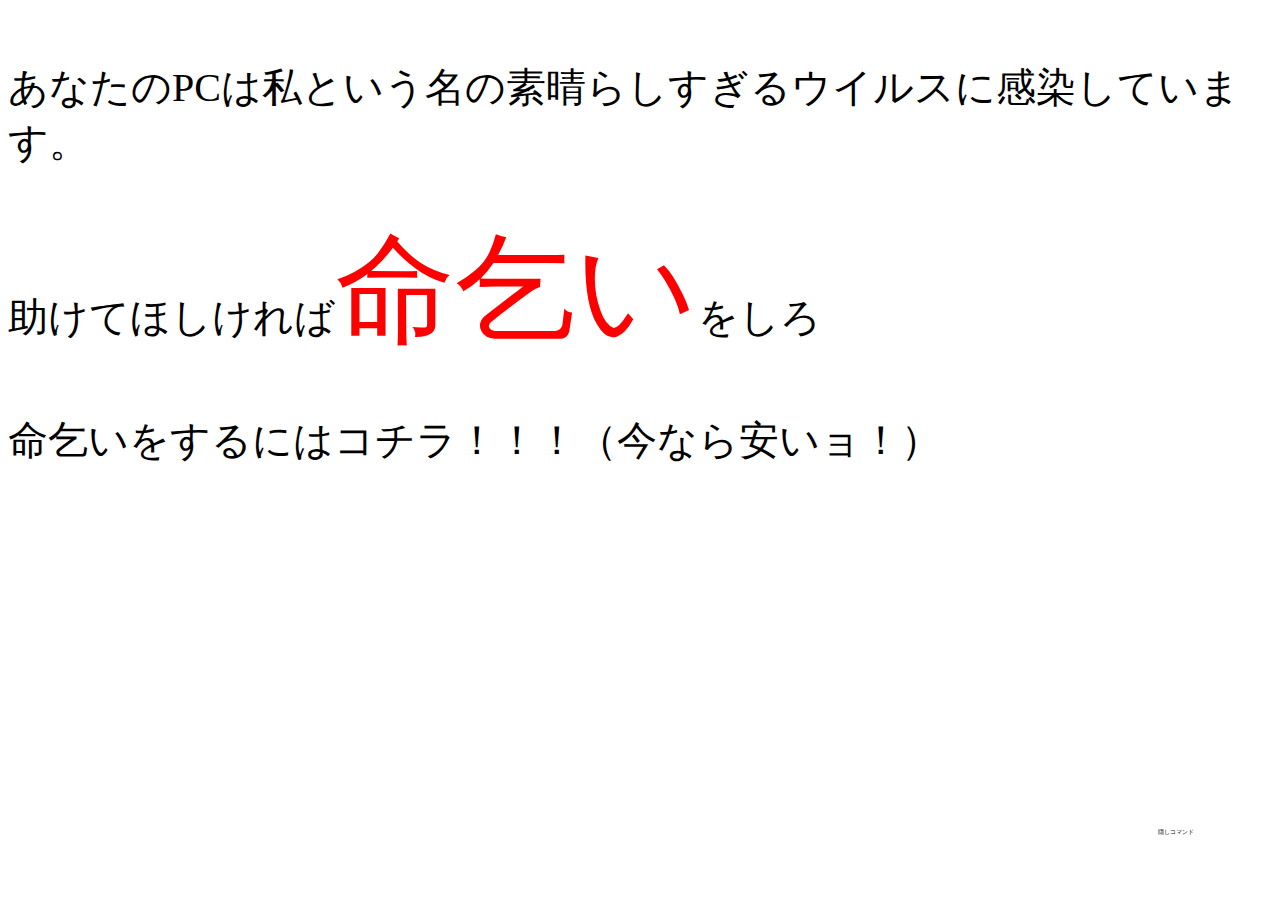
<file: index.html>
<!DOCTYPE html>
<html>
    <head>
        <meta charset="UTF-8">
        <link rel="stylesheet" href="base.css">
        <title>
            !!!DANGER!!!
        </title>
    </head>
    <body>
        <p class="houkoku">
            あなたのPCは私という名の素晴らしすぎるウイルスに感染しています。
        </p>
        <p class="inoti">
            助けてほしければ<span><a href="https://w.atwiki.jp/aniwotawiki/pages/32022.html" class="goi">命乞い</a></span>をしろ
        </p>
        <a href="inotigoi.html" class="inotigoi">
            命乞いをするにはコチラ！！！（今なら安いョ！）
        </a>
        <p>
            <a href="kakuninn.html" class="command">
                隠しコマンド
            </a>
        </p>
    </body>
</html>
</file>
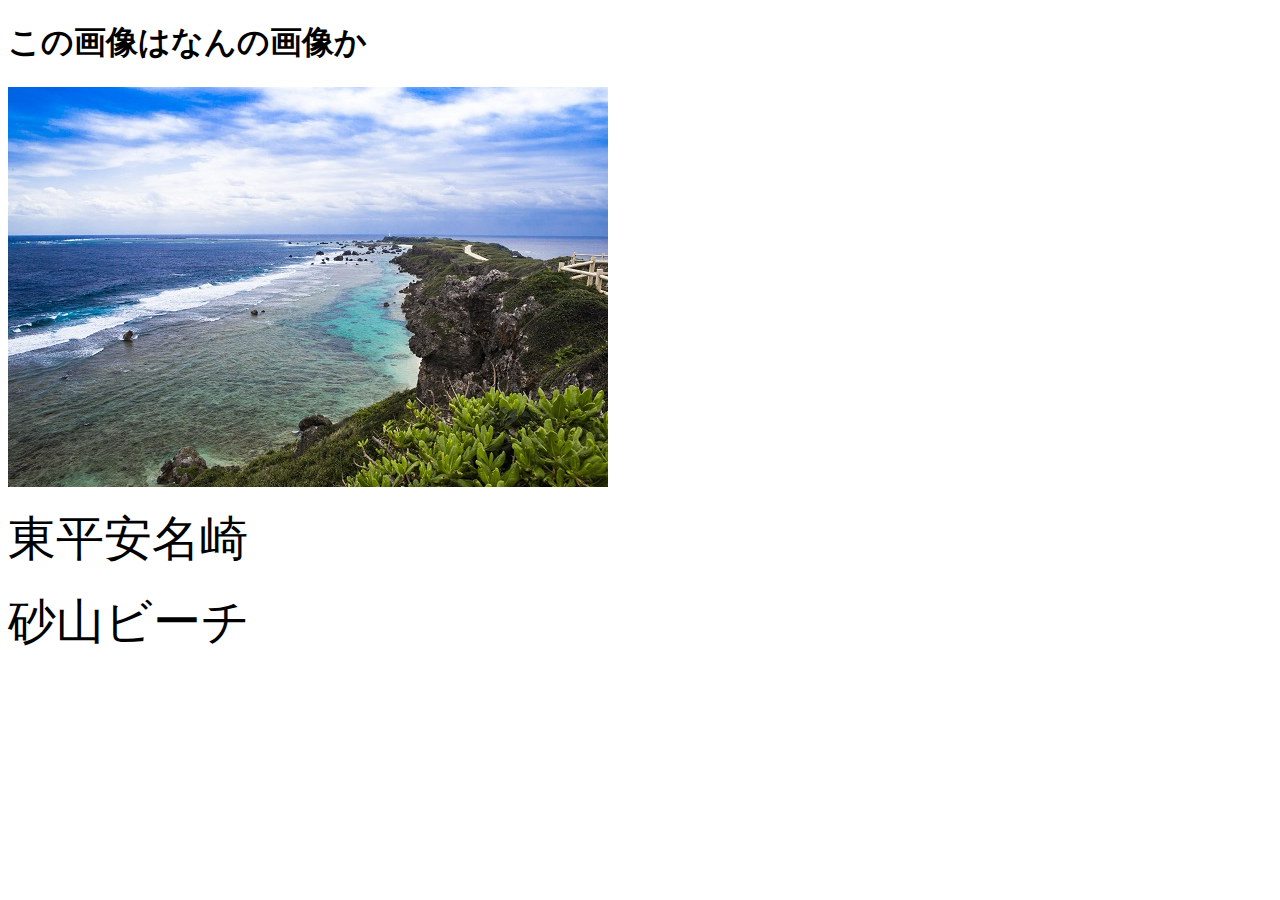
<file: 1mon.html>
<!DOCTYPE html>
<html>
    <head>
        <meta charset="UTF-8">
        <link rel="stylesheet" href="1mon.css">
        <title>
            第1問
        </title>
    </head>
    <body>
        <h1>
            この画像はなんの画像か
        </h1>
        <p><img src="article_art001265_8.jpg"></p>
        <a href="2mon.html" class="a">
            東平安名崎
        </a>
        <h3>
            
        </h3>
        <a href="quiz.html" class="a">
            砂山ビーチ
        </a>
    </body>
</html>
</file>
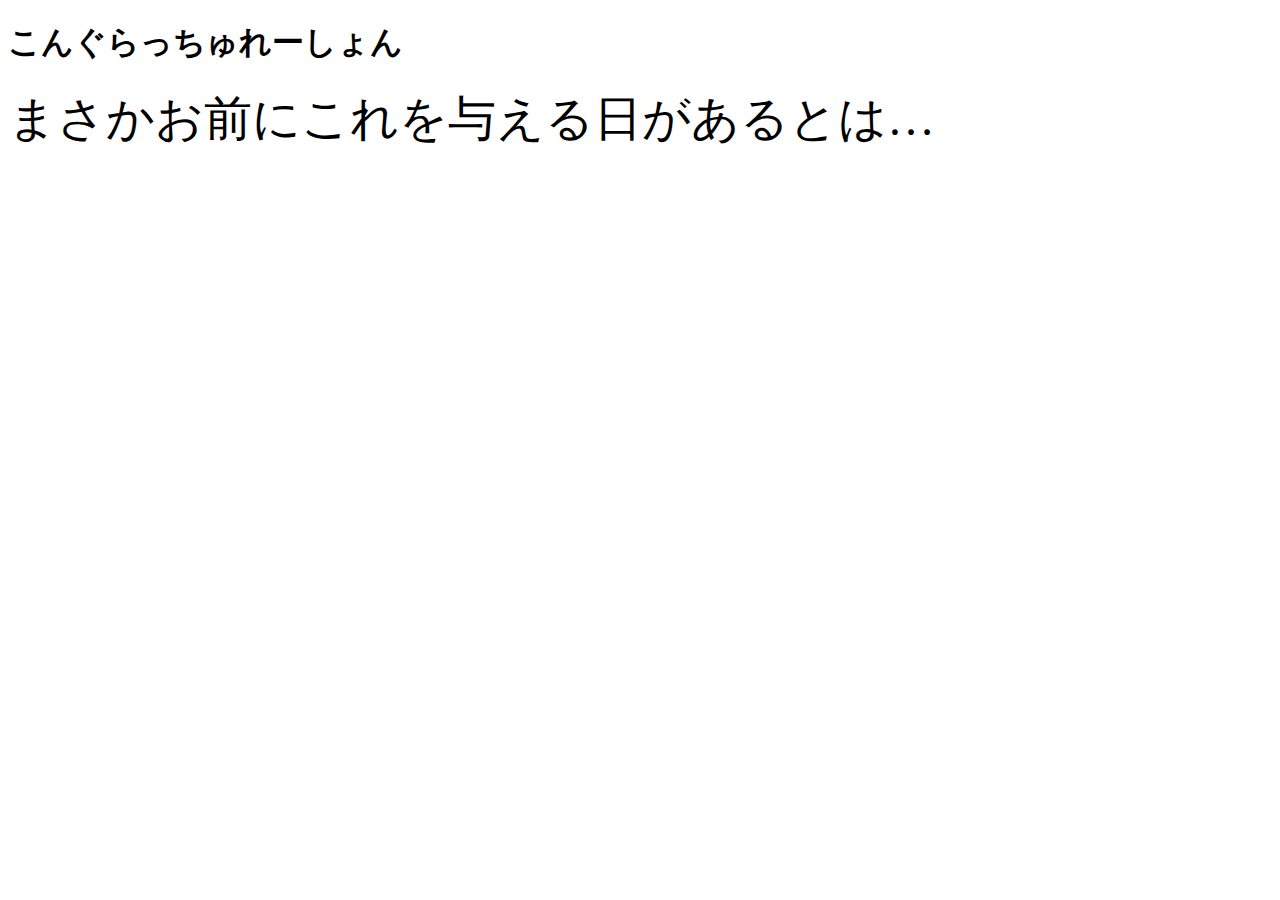
<file: 2mon.html>
<!DOCTYPE html>
<html>
    <head>
        <meta charset="UTF-8">
        <link rel="stylesheet" href="2mon.css">
        <title>
            第2問
        </title>
    </head>
    <body>
        <h1>
            こんぐらっちゅれーしょん
        </h1>
        <p>
            <a href="index.html" class="ahya">
                まさかお前にこれを与える日があるとは…
            </a>
        </p>
    </body>
</html>
</file>
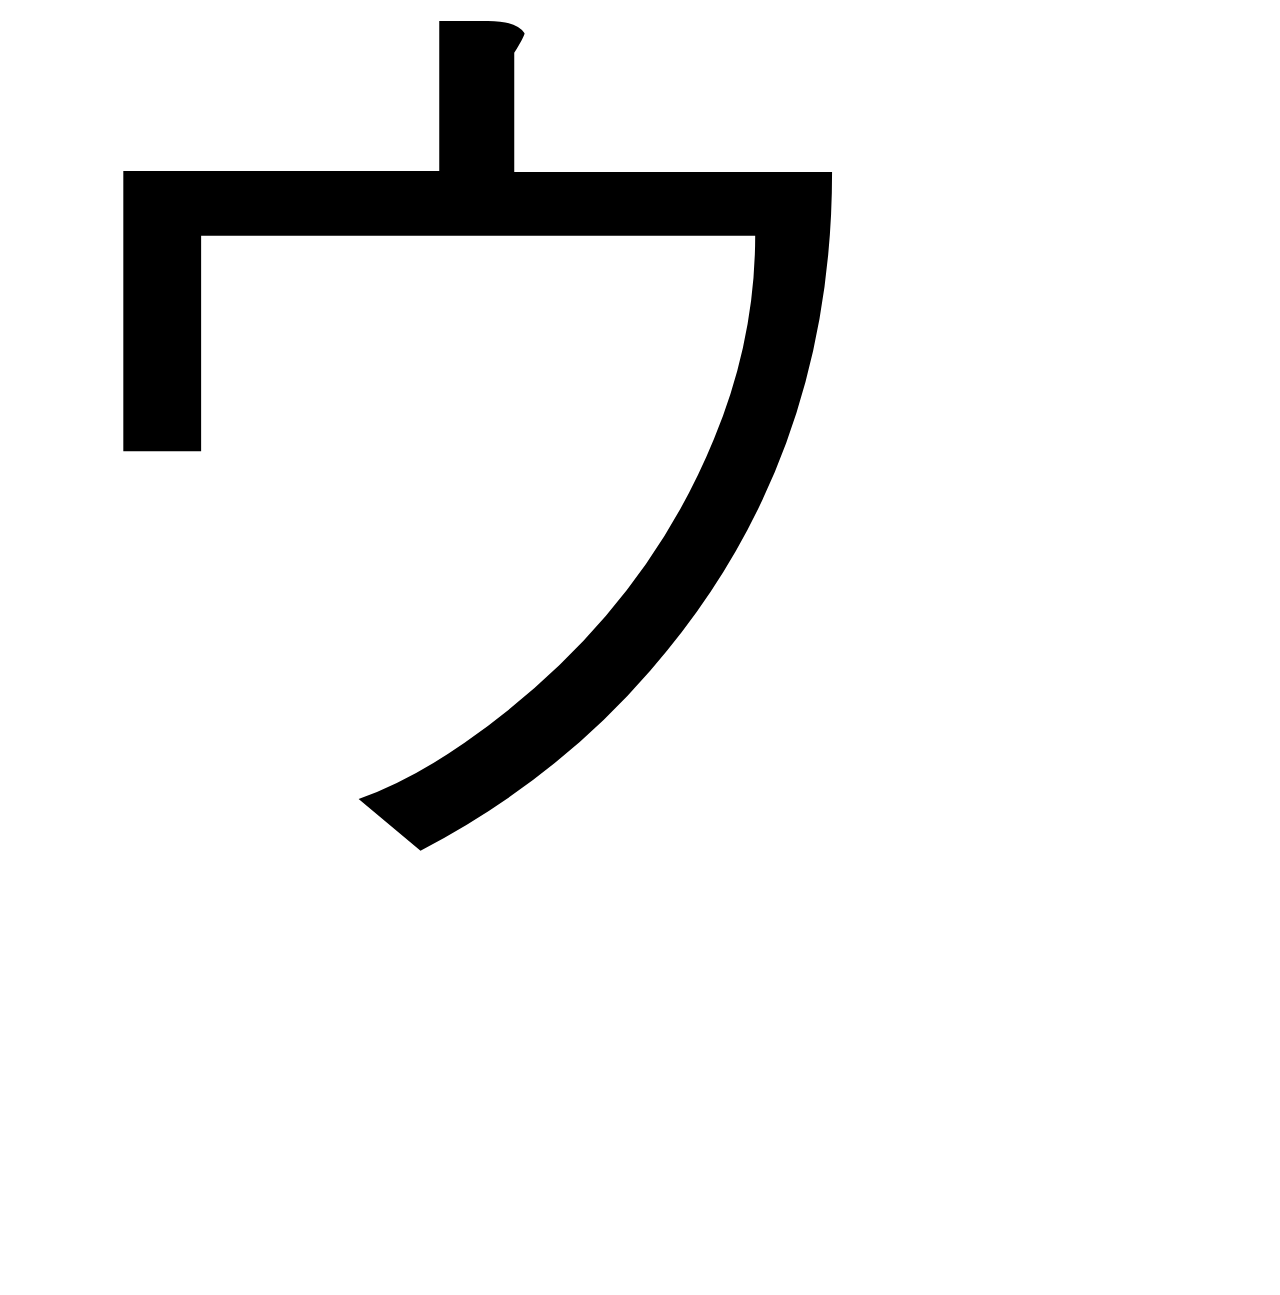
<file: ahya.html>
<!DOCTYPE html>
<html>
    <head>
        <meta charset="UTF-8">
        <link rel="stylesheet" href="ahya.css">
        <title>
            ウ
        </title>
    </head>
    <body>
        <p>
            <a href="i.html">ウ</a>
        </p>
    </body>
</html>
</file>
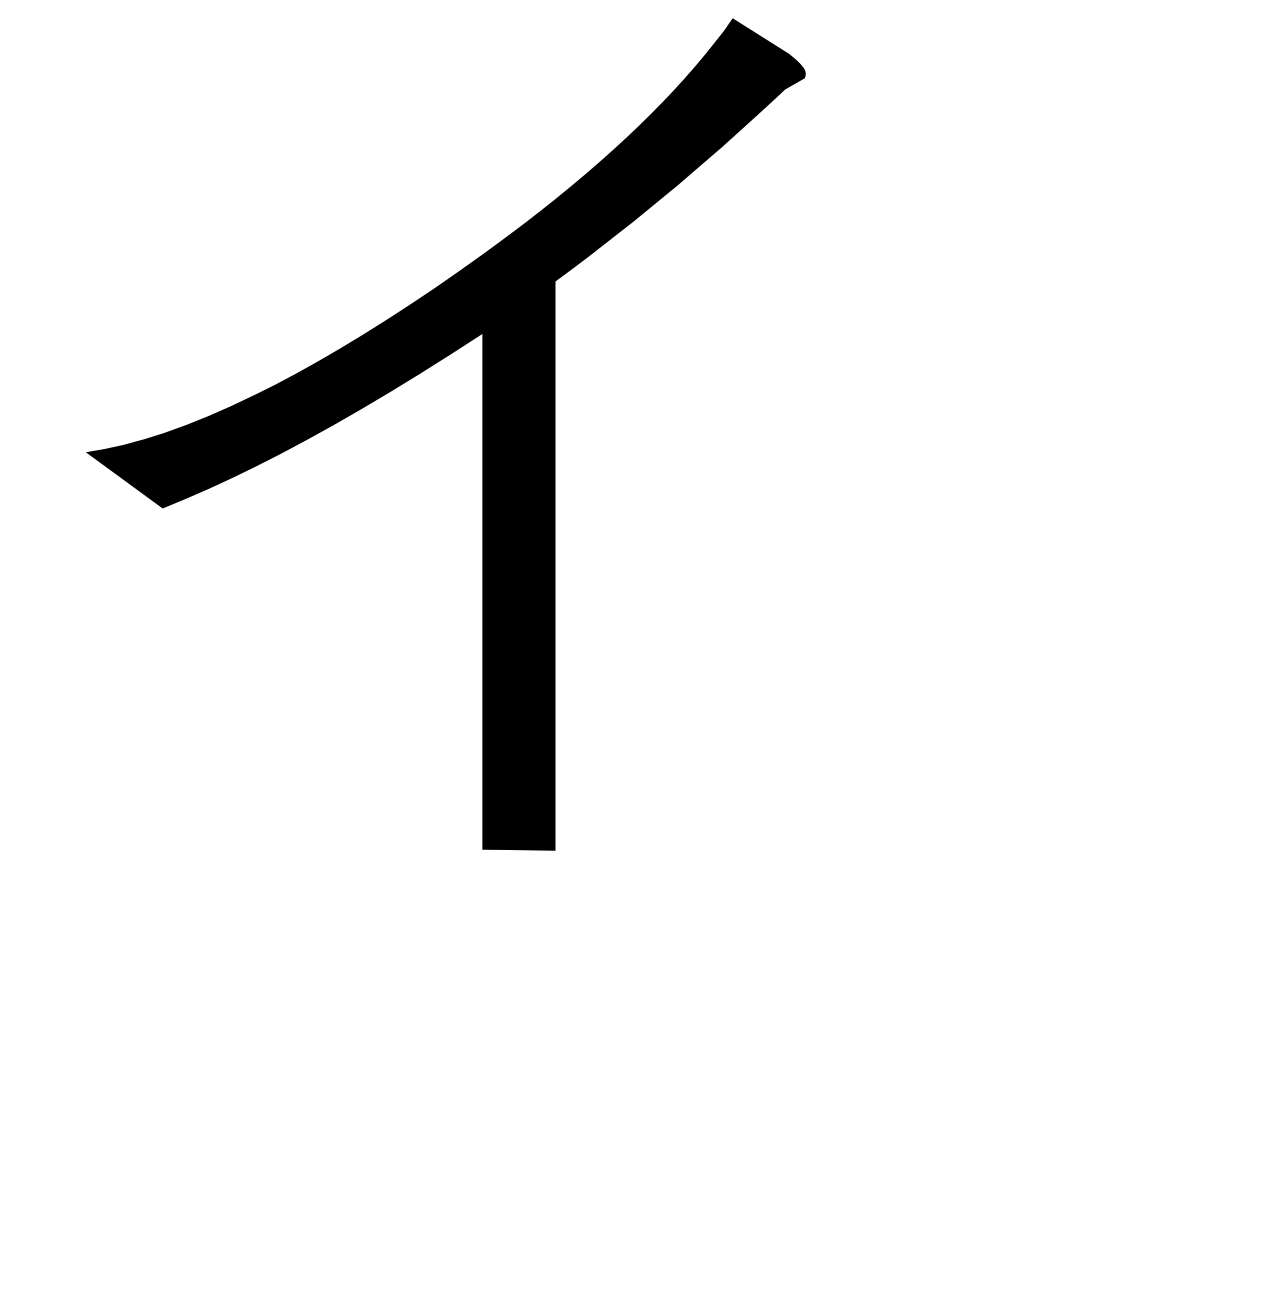
<file: i.html>
<!DOCTYPE html>
<html>
    <head>
        <meta charset="UTF-8">
        <link rel="stylesheet" href="ahya.css">
        <title>
            イ
        </title>
    </head>
    <body>
        <p>
            <a href="ru.html">イ</a>
        </p>
    </body>
</html>
</file>
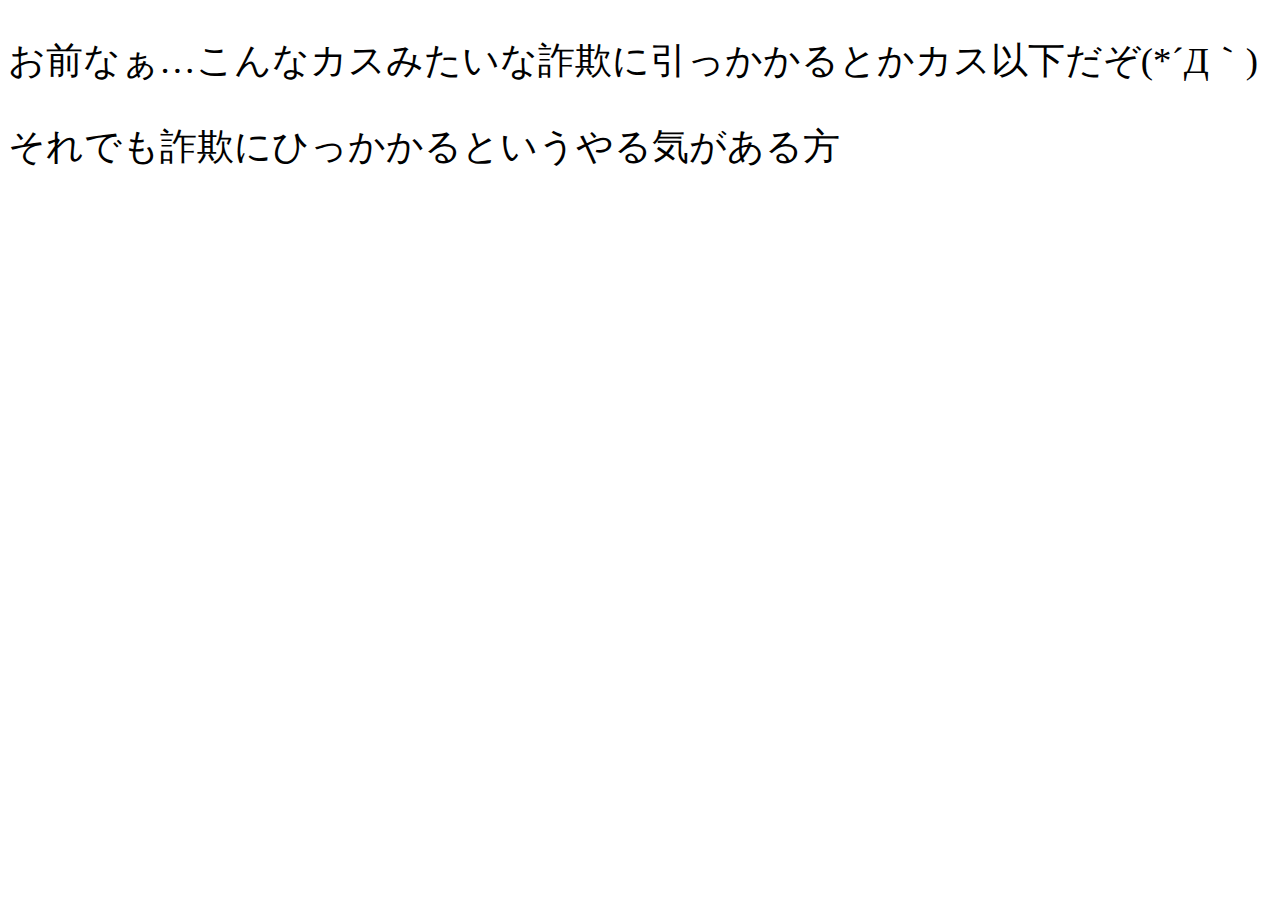
<file: inotigoi.html>
<!DOCTYPE html>
<html>
    <head>
        <meta charset="UTF-8">
        <link rel="stylesheet" href="inotigoi.css">
        <title>
            命乞い
        </title>
    </head>
    <body>
        <p class="bujoku">
            お前なぁ…こんなカスみたいな詐欺に引っかかるとかカス以下だぞ(*´Д｀)
        </p>
        <a href="sagi.html" class="sagi">
            それでも詐欺にひっかかるというやる気がある方
        </a>
    </body>
</html>
</file>
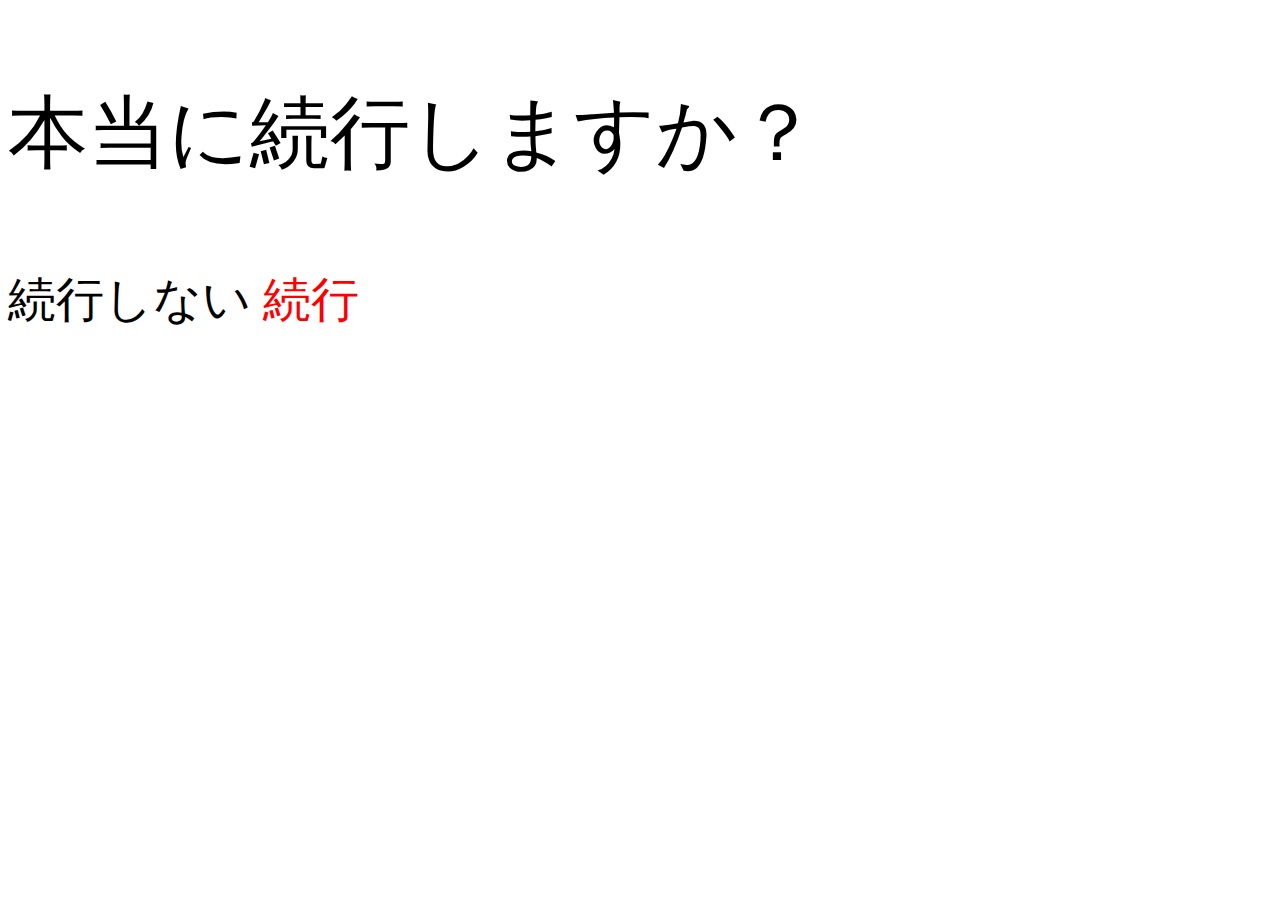
<file: kakuninn.html>
<!DOCTYPE html>
<html>
    <head>
        <meta charset="UTF-8">
        <link rel="stylesheet" href="kakuninn.css">
        <title>
            続行確認
        </title>
    </head>
    <body>
        <p class="honnbunn">
            本当に続行しますか？
        </p>
        <p class="ahya">
            <a href="quiz.html" class="no">
                続行しない
            </a> 
            <a href="ahya.html" class="zokkou">
                続行
            </a>
        </p>
    </body>
</html>
</file>
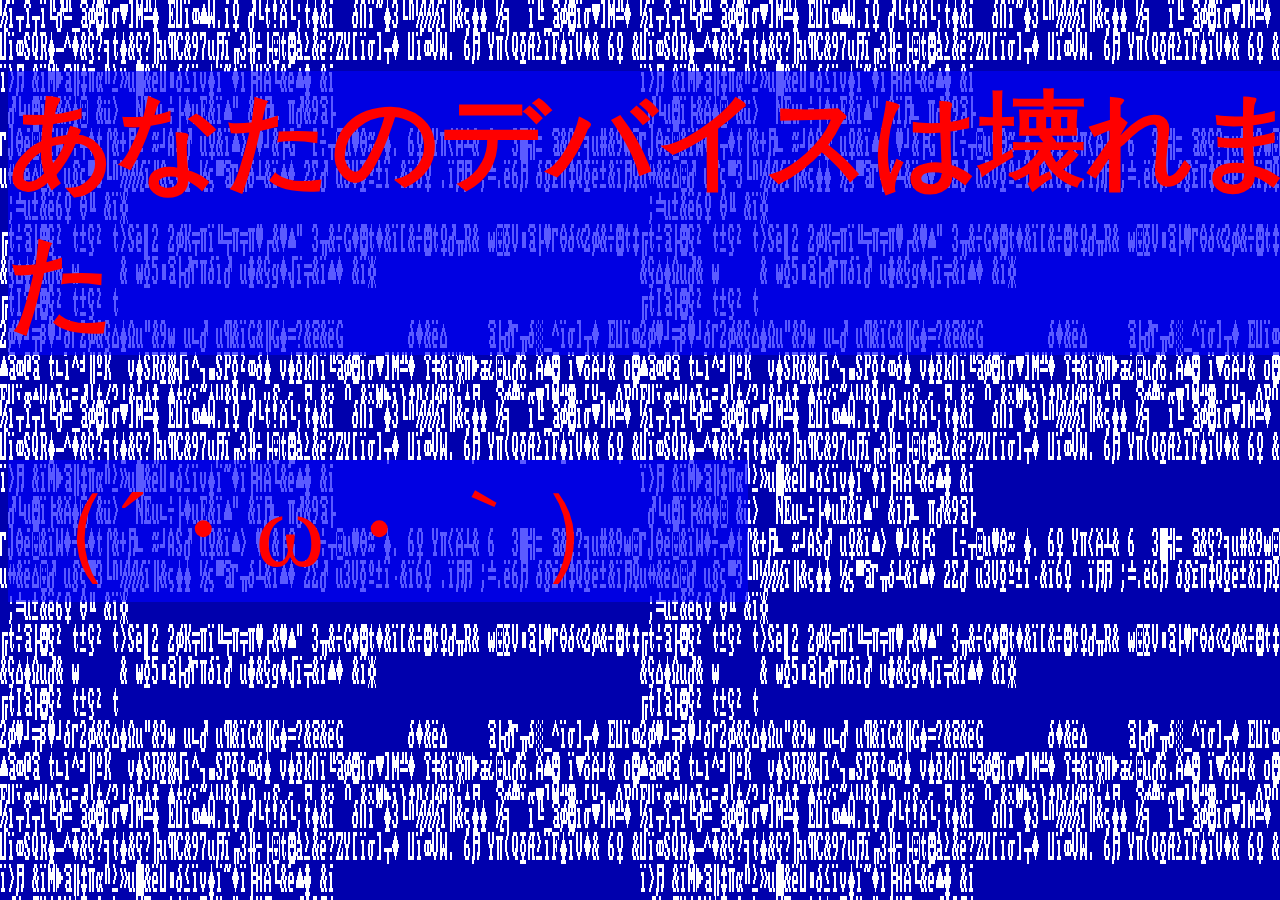
<file: kowareta.html>
<!DOCTYPE html>
<html>
    <head>
        <meta charset="UTF-8">
        <link rel="stylesheet" href="kowareta.css">
        <title>
            &$#%$##$%$%#%
        </title>
    </head>
    <body>
        <h1 class="messager">
            あなたのデバイスは壊れました
        </h1>
        <p class="message">
            （´・ω・｀）
        </p>
    </body>
</html>
</file>
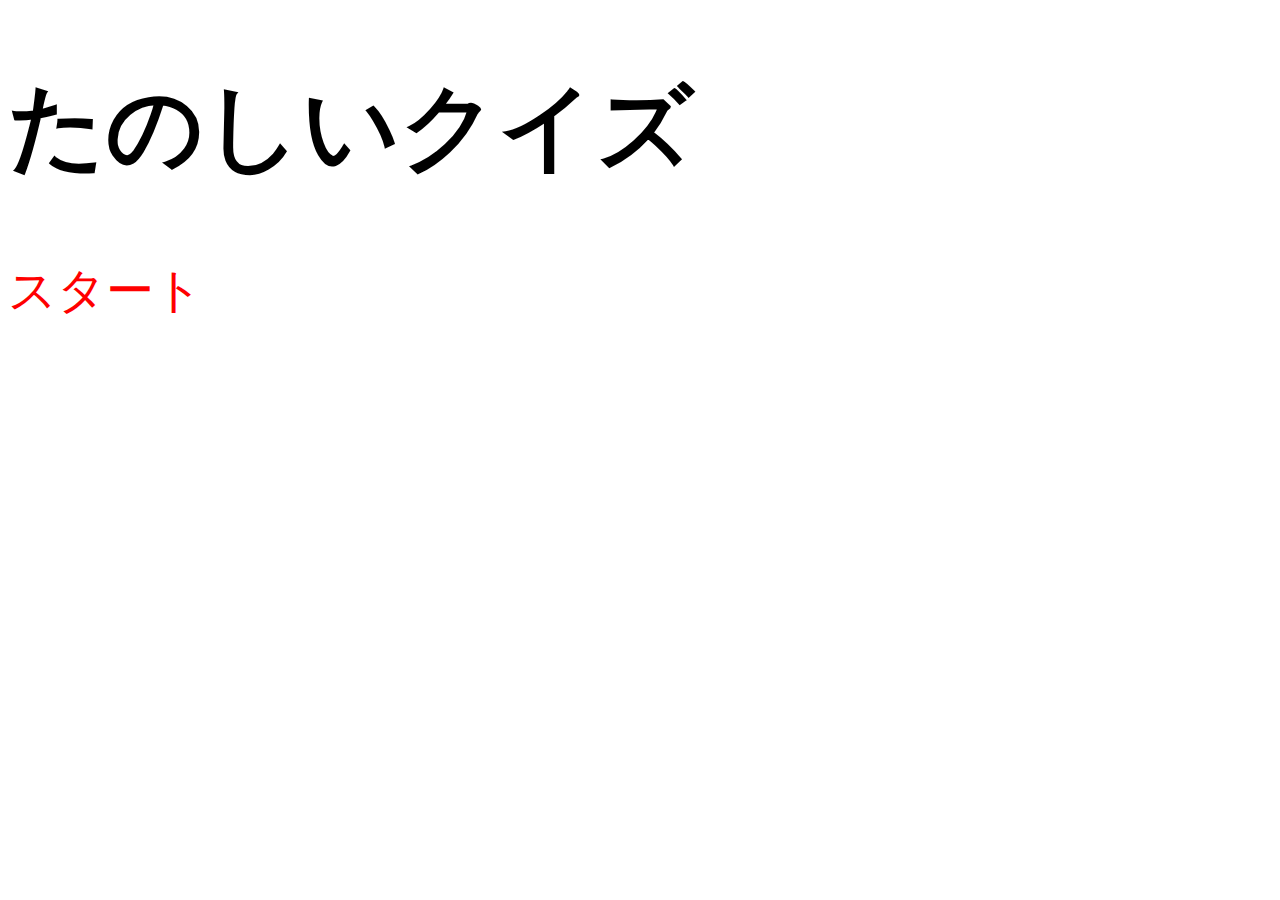
<file: quiz.html>
<!DOCTYPE html>
<html>
    <head>
        <meta charset="UTF-8">
        <link rel="stylesheet" href="quiz.css">
        <title>
            くいず
        </title>
    </head>
    <body>
        <h1>
            たのしいクイズ
        </h1>
        <p>
            <a href="1mon.html">
                スタート
            </a>
        </p>
    </body>
</html>
</file>
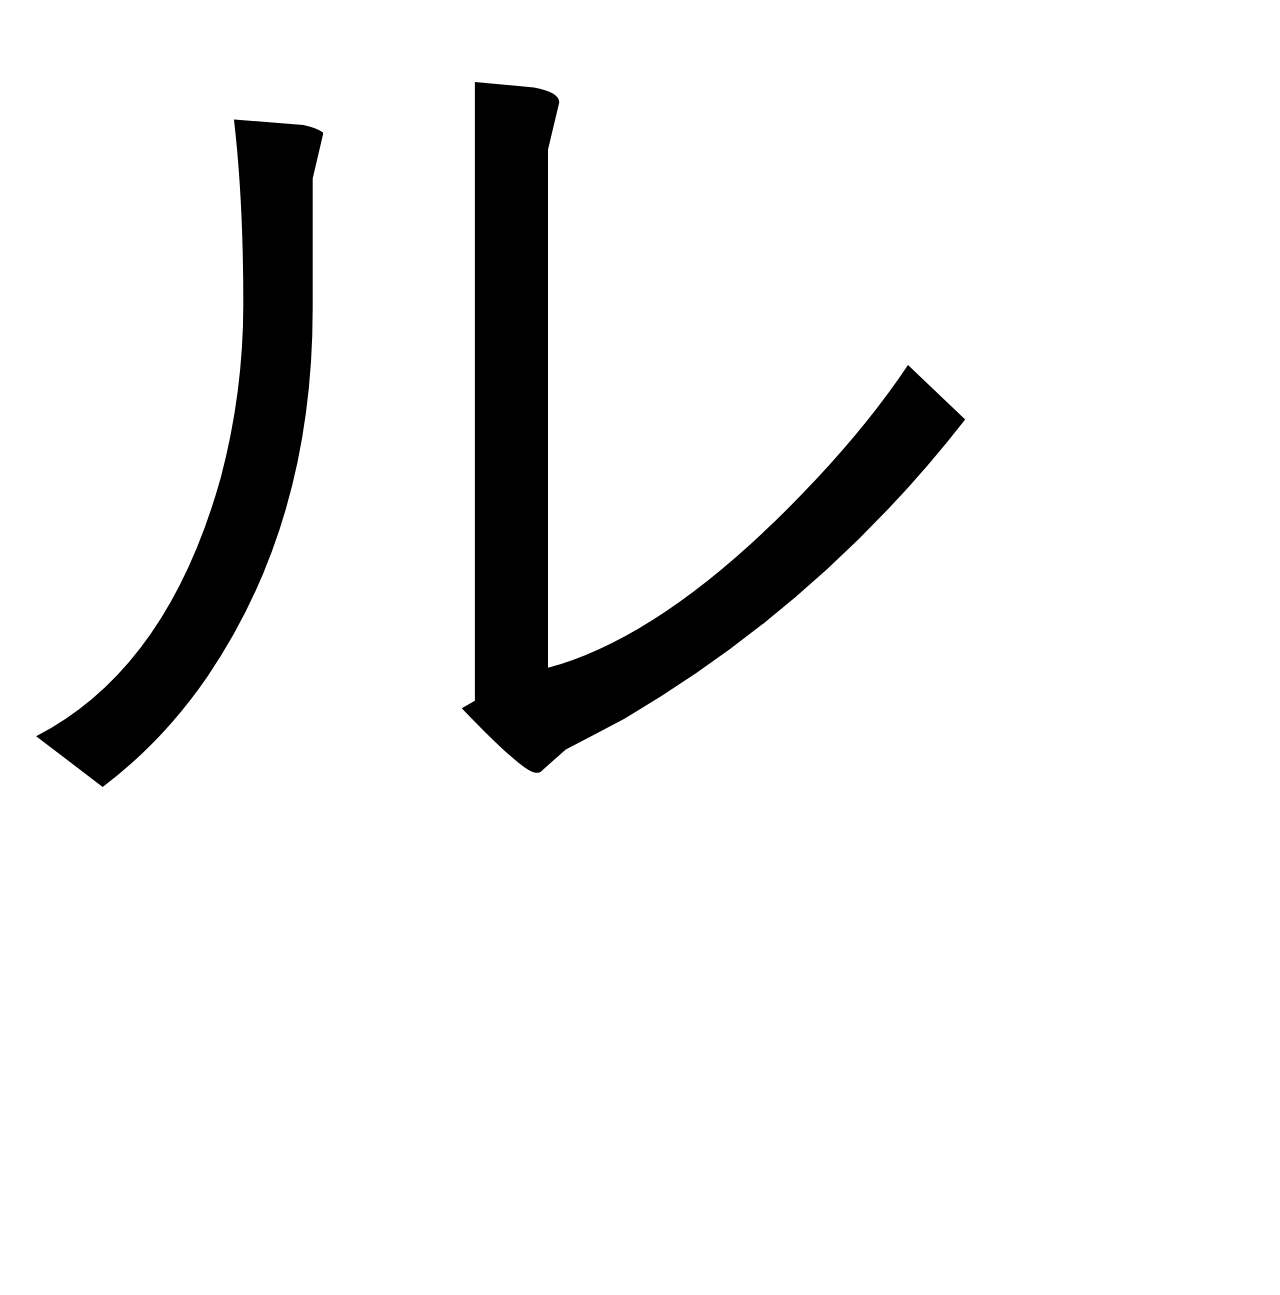
<file: ru.html>
<!DOCTYPE html>
<html>
    <head>
        <meta charset="UTF-8">
        <link rel="stylesheet" href="ahya.css">
        <title>
            ル
        </title>
    </head>
    <body>
        <p>
            <a href="su.html">ル</a>
        </p>
    </body>
</html>
</file>
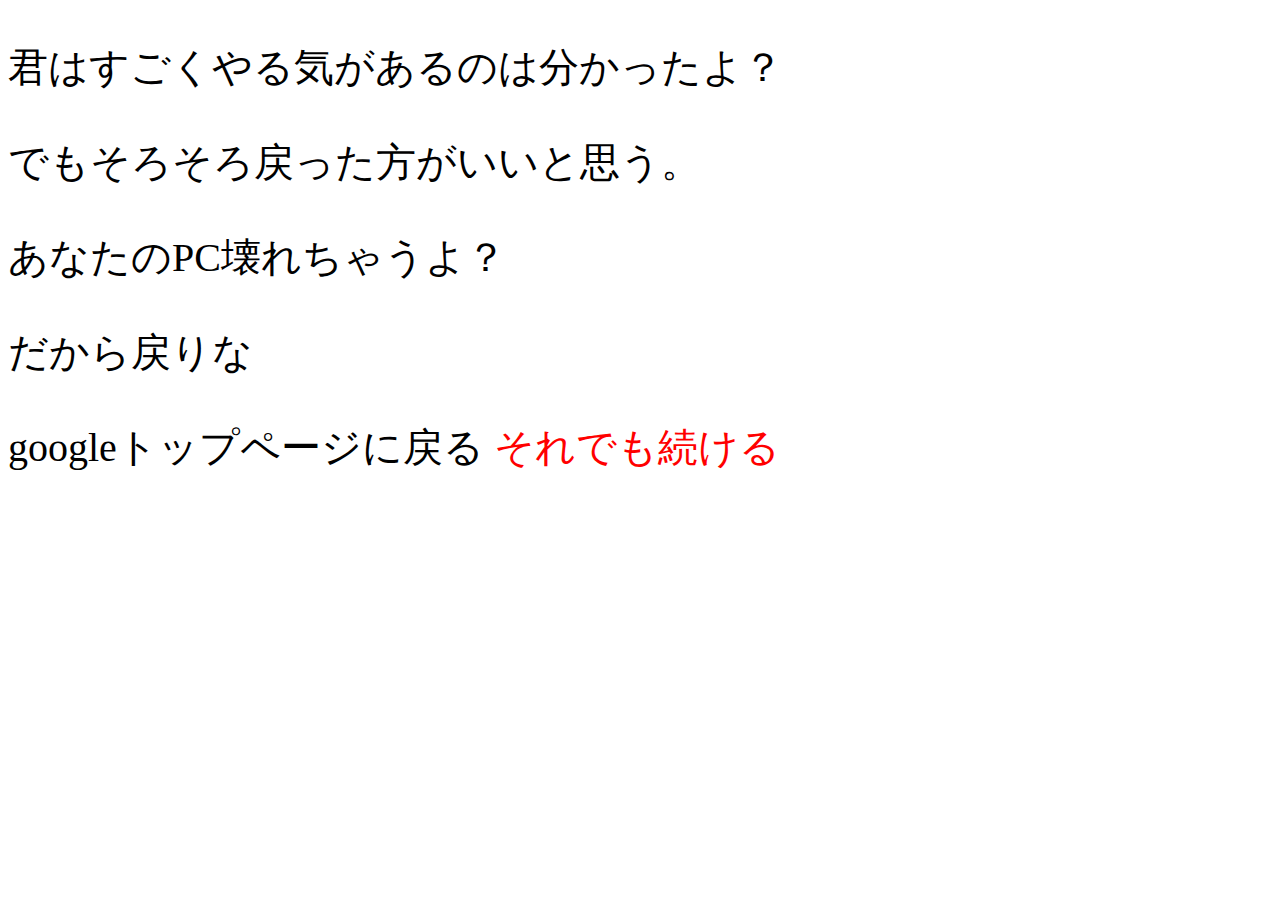
<file: sagi.html>
<!DOCTYPE html>
<html>
    <head>
        <meta charset="UTF-8">
        <link rel="stylesheet" href="sagi.css"> 
        <title>
            詐欺
        </title>
    </head>
    <body>
        <p class="syousann">
            君はすごくやる気があるのは分かったよ？
        </p>
        <p class="syousann">
            でもそろそろ戻った方がいいと思う。
        </p>
        <p class="syousann">
            あなたのPC壊れちゃうよ？
        </p>
        <p class="syousann">
            だから戻りな
        </p>
        <a href="https://google.com" class="google">
            googleトップページに戻る
        </a>
        <a href="kowareta.html" class="zokkou">
            それでも続ける
        </a>
    </body>
</html>
</file>
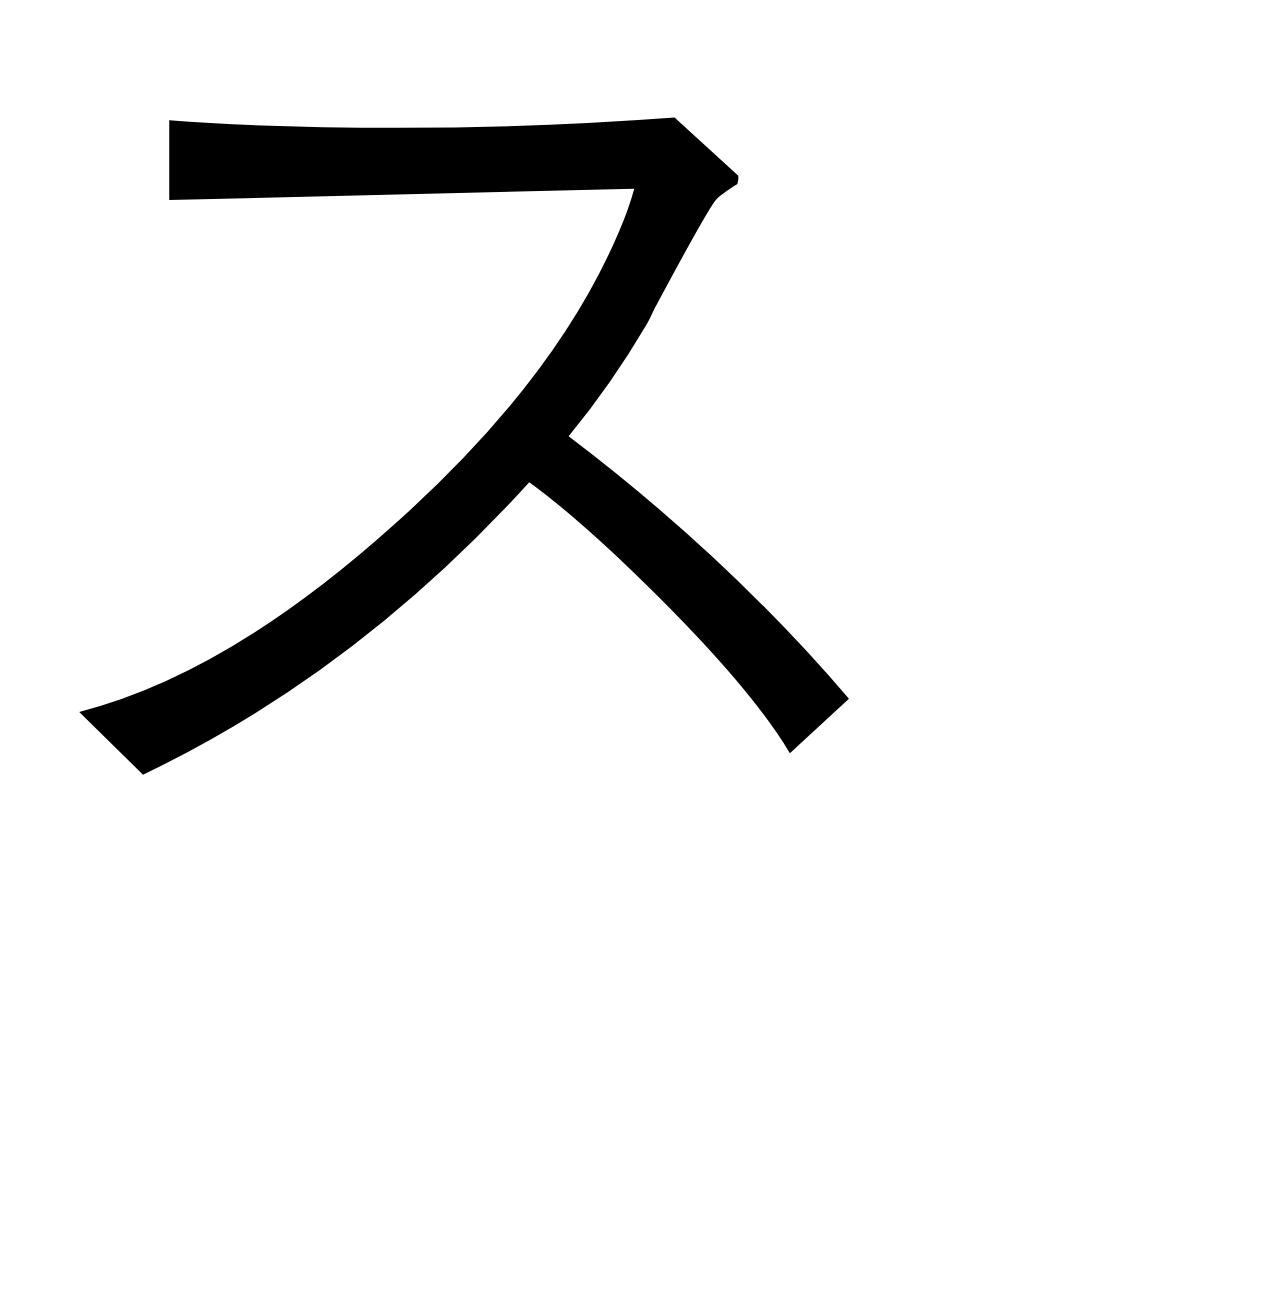
<file: su.html>
<!DOCTYPE html>
<html>
    <head>
        <meta charset="UTF-8">
        <link rel="stylesheet" href="ahya.css">
        <title>
            ス
        </title>
    </head>
    <body>
        <p>
            <a href="kowareta.html">ス</a>
        </p>
    </body>
</html>
</file>
<file: base.css>
@charset "utf-8";
.houkoku {
    font-size: 250%;
    margin-top: 60px;
    display: block;
    font-family: serif;
}
.goi {
    font-size: 300%;
    color: red;
}
.inoti {
    font-size: 250%;
    font-family: serif;
}
.inotigoi {
    font-family: serif;
    font-size: 250%;
    text-decoration: none;
    color: black;
}
.goi {
    color: red;
    text-decoration: none;
}
.command {
    font-family: serif;
    font-size: 1%;
    display: block;
    margin-top: 360px;
    margin-left: 1150px;
    text-decoration: none;
    color: black;
}
</file>
<file: 1mon.css>
@charset "utf-8";
.a {
    font-size: 300%;
    text-decoration: none;
    color: black;
    font-family: serif;

body {
    font-family: serif;
}
</file>
<file: 2mon.css>
@charset "utf-8";
.ahya {
    font-size: 300%;
    text-decoration: none;
    color: black;
    font-family: serif;
}
body {
    font-family: serif;
}
</file>
<file: ahya.css>
@charset "utf-8";
body p {
    font-size: 6000%;
    margin-top: -250px;
    margin-bottom: -10px;
    text-decoration: none;
    color: black;
}
body p a {
    text-decoration: none;
    color: black;
}
</file>
<file: inotigoi.css>
@charset "utf-8";
body {
    background-color: white;
}
.bujoku {
    font-size: 230%;
    color: black;
    font-family: serif;
}
.sagi {
    font-size: 230%;
    color: black;
    text-decoration: none;
    font-family: serif;
}
</file>
<file: kakuninn.css>
@charset "utf-8";
.honnbunn {
    font-size: 500%;
    font-family: serif;
    color: black;
}
.zokkou {
    color: red;
    text-decoration: none;
    font-size: 300%;
}
.no {
    color: black;
    text-decoration: none;
    font-size: 300%;
}
</file>
<file: kowareta.css>
@charset "utf-8";
body {
    background-image: url(BSoD_in_Windows_1.0.png);
}
.message {
    color: red;
    font-size: 660%;
    font-family: serif;
    background-color: rgba(0, 0, 255, 0.644);
    width: 740px;
}
.messager {
    color: red;
    font-size: 660%;
    font-family: serif;
    background-color: rgba(0, 0, 255, 0.644);
    width: 1500px;
}
</file>
<file: quiz.css>
@charset "utf-8";
body {
    font-size: 300%;
    color: black;
    font-family: serif;
}
body p a {
    color: red;
    text-decoration: none;
    font-family: serif;
}
</file>
<file: sagi.css>
@charset "utf-8";
.syousann {
    font-size: 250%;
    font-family: serif;
    color: black;
}
.google {
    color: black;
    font-family: serif;
    font-size: 250%;
    text-decoration: none;
}
.zokkou {
    color: red;
    font-size: 250%;
    font-family: serif;
    text-decoration: none;
}
</file>
